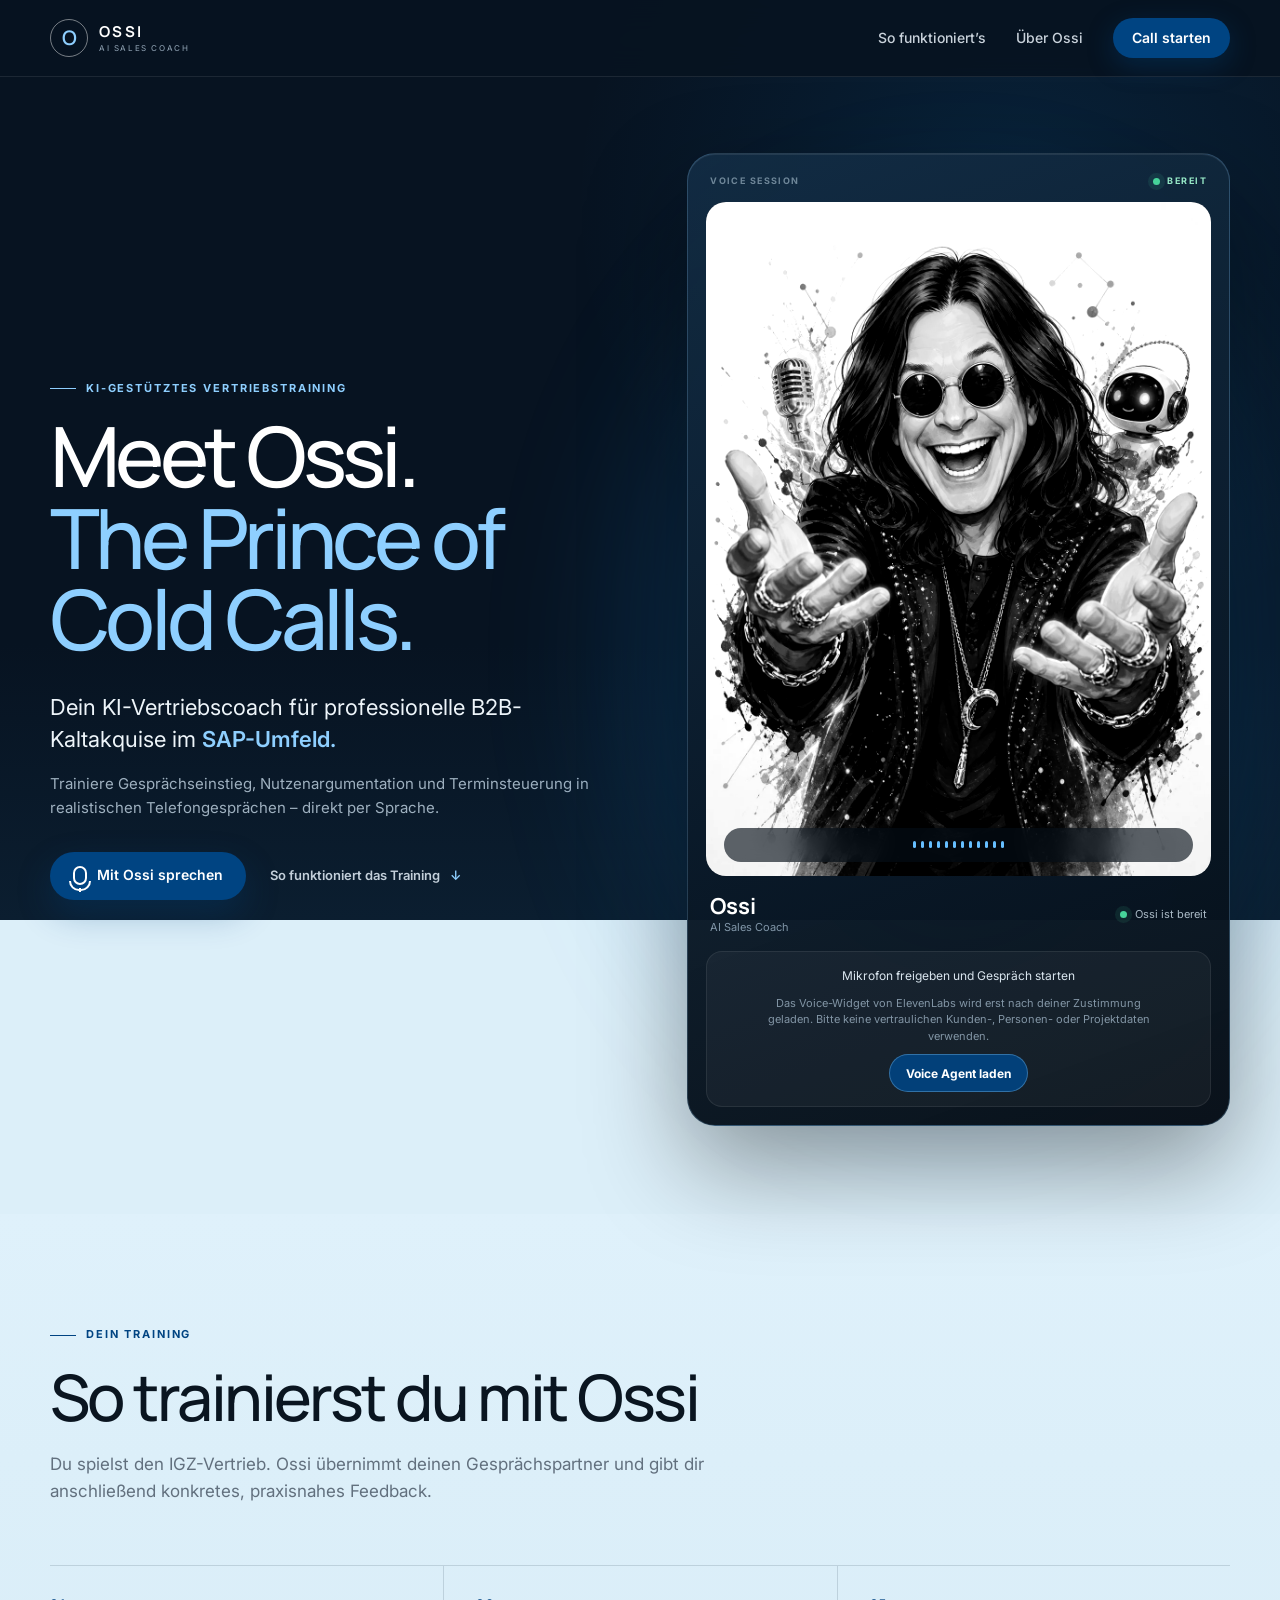
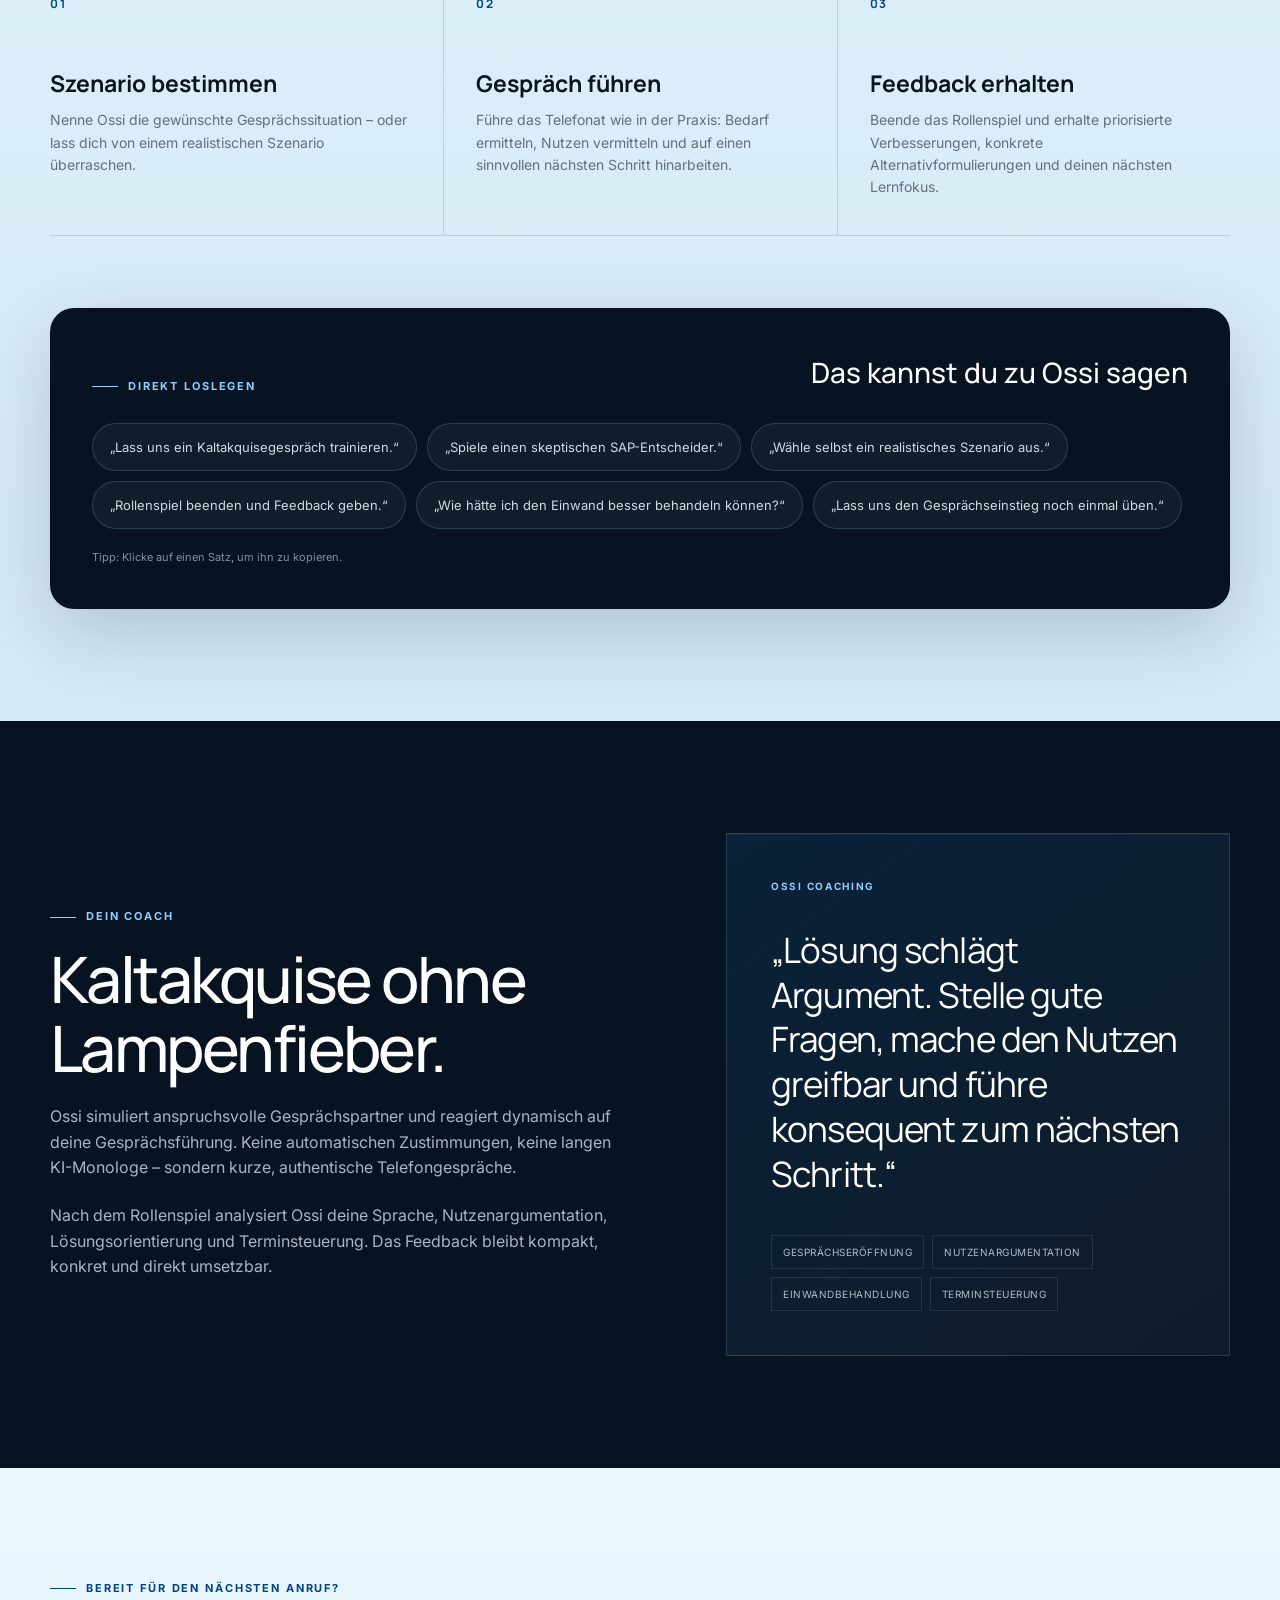
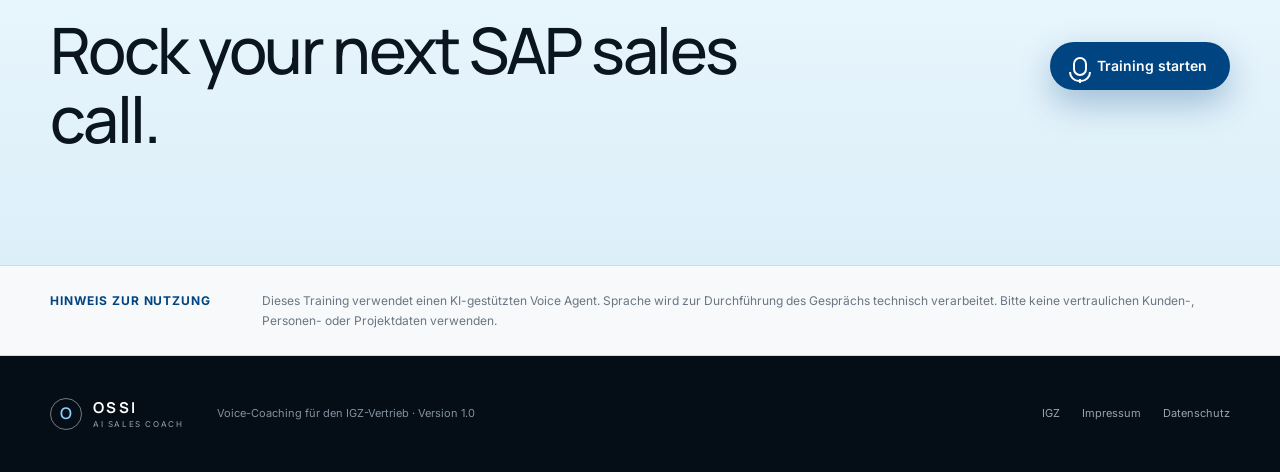
<file: index.html>
<!doctype html>
<html lang="de">
<head>
  <meta charset="UTF-8" />
  <meta name="viewport" content="width=device-width, initial-scale=1.0" />
  <meta name="description" content="Ossi ist ein KI-gestützter Vertriebscoach für realistische B2B-Kaltakquise im SAP-Umfeld." />
  <meta name="theme-color" content="#071321" />
  <meta name="robots" content="noindex, nofollow" />
  <meta property="og:title" content="Ossi – AI Sales Coach" />
  <meta property="og:description" content="Trainiere professionelle B2B-Kaltakquise im SAP-Umfeld – direkt per Sprache." />
  <title>Ossi – AI Sales Coach</title>
  <link rel="preconnect" href="https://fonts.googleapis.com" />
  <link rel="preconnect" href="https://fonts.gstatic.com" crossorigin />
  <link href="https://fonts.googleapis.com/css2?family=Inter:wght@400;500;600;700&family=Manrope:wght@400;500;600;700&display=swap" rel="stylesheet" />
  <link rel="icon" href="/favicon.svg" type="image/svg+xml" />
  <link rel="stylesheet" href="/styles.css" />
</head>
<body>
  <a class="skip-link" href="#main">Zum Inhalt springen</a>

  <header class="site-header" id="top">
    <div class="shell nav-wrap">
      <a class="brand" href="#top" aria-label="Ossi Startseite">
        <span class="brand-mark" aria-hidden="true">O</span>
        <span class="brand-copy"><strong>OSSI</strong><small>AI SALES COACH</small></span>
      </a>
      <nav class="nav" aria-label="Hauptnavigation">
        <a href="#how">So funktioniert’s</a>
        <a href="#about">Über Ossi</a>
        <a class="button button-small" href="#voice-agent">Call starten</a>
      </nav>
    </div>
  </header>

  <main id="main">
    <section class="hero shell" aria-labelledby="hero-title">
      <div class="hero-copy reveal">
        <p class="eyebrow"><span></span> KI-gestütztes Vertriebstraining</p>
        <h1 id="hero-title">Meet Ossi.<br /><em>The Prince of<br />Cold Calls.</em></h1>
        <p class="hero-intro">Dein KI-Vertriebscoach für professionelle B2B-Kaltakquise im <strong>SAP-Umfeld.</strong></p>
        <p class="hero-detail">Trainiere Gesprächseinstieg, Nutzenargumentation und Terminsteuerung in realistischen Telefongesprächen – direkt per Sprache.</p>
        <div class="hero-actions">
          <a class="button button-primary" href="#voice-agent"><span class="mic-icon" aria-hidden="true"></span> Mit Ossi sprechen</a>
          <a class="text-link" href="#how">So funktioniert das Training <span aria-hidden="true">↓</span></a>
        </div>
      </div>

      <div class="agent-stage reveal delay-1" id="voice-agent">
        <div class="stage-glow" aria-hidden="true"></div>
        <div class="agent-card">
          <div class="agent-topline">
            <span>VOICE SESSION</span>
            <span class="live-status"><i></i> BEREIT</span>
          </div>

          <div class="portrait-wrap" aria-label="Portrait von Ossi, dem AI Sales Coach">
            <picture>
              <source srcset="/assets/ozzy-surreal.webp" type="image/webp" />
              <img class="ozzy-photo" src="/assets/ozzy-surreal.png" width="1086" height="1448" alt="Surreale Karikatur von Ossi, dem AI Sales Coach mit dunkler Brille" decoding="async" fetchpriority="high" />
            </picture>
            <div class="sound-bars" aria-hidden="true"><i></i><i></i><i></i><i></i><i></i><i></i><i></i><i></i><i></i><i></i><i></i><i></i></div>
          </div>

          <div class="agent-identity">
            <div><strong>Ossi</strong><span>AI Sales Coach</span></div>
            <span class="availability"><i></i> Ossi ist bereit</span>
          </div>

          <div class="widget-shell">
            <div class="voice-consent" data-voice-consent>
              <p>Mikrofon freigeben und Gespräch starten</p>
              <small>Das Voice-Widget von ElevenLabs wird erst nach deiner Zustimmung geladen. Bitte keine vertraulichen Kunden-, Personen- oder Projektdaten verwenden.</small>
              <button class="voice-consent-button" type="button" data-enable-voice>Voice Agent laden</button>
            </div>
            <div class="voice-widget-target" data-widget-target aria-live="polite"></div>
          </div>
        </div>
      </div>
    </section>

    <section class="how section" id="how" aria-labelledby="how-title">
      <div class="shell">
        <div class="section-heading reveal">
          <p class="eyebrow"><span></span> Dein Training</p>
          <h2 id="how-title">So trainierst du mit Ossi</h2>
          <p>Du spielst den IGZ-Vertrieb. Ossi übernimmt deinen Gesprächspartner und gibt dir anschließend konkretes, praxisnahes Feedback.</p>
        </div>

        <div class="steps">
          <article class="step reveal">
            <span class="step-number">01</span>
            <h3>Szenario bestimmen</h3>
            <p>Nenne Ossi die gewünschte Gesprächssituation – oder lass dich von einem realistischen Szenario überraschen.</p>
          </article>
          <article class="step reveal delay-1">
            <span class="step-number">02</span>
            <h3>Gespräch führen</h3>
            <p>Führe das Telefonat wie in der Praxis: Bedarf ermitteln, Nutzen vermitteln und auf einen sinnvollen nächsten Schritt hinarbeiten.</p>
          </article>
          <article class="step reveal delay-2">
            <span class="step-number">03</span>
            <h3>Feedback erhalten</h3>
            <p>Beende das Rollenspiel und erhalte priorisierte Verbesserungen, konkrete Alternativformulierungen und deinen nächsten Lernfokus.</p>
          </article>
        </div>

        <div class="prompt-panel reveal">
          <div class="prompt-heading">
            <p class="eyebrow"><span></span> Direkt loslegen</p>
            <h3>Das kannst du zu Ossi sagen</h3>
          </div>
          <div class="prompt-list" role="list">
            <button class="prompt-chip" type="button" data-copy="Lass uns ein Kaltakquisegespräch trainieren.">„Lass uns ein Kaltakquisegespräch trainieren.“</button>
            <button class="prompt-chip" type="button" data-copy="Spiele einen skeptischen SAP-Entscheider.">„Spiele einen skeptischen SAP-Entscheider.“</button>
            <button class="prompt-chip" type="button" data-copy="Wähle selbst ein realistisches Szenario aus.">„Wähle selbst ein realistisches Szenario aus.“</button>
            <button class="prompt-chip" type="button" data-copy="Rollenspiel beenden und Feedback geben.">„Rollenspiel beenden und Feedback geben.“</button>
            <button class="prompt-chip" type="button" data-copy="Wie hätte ich den Einwand besser behandeln können?">„Wie hätte ich den Einwand besser behandeln können?“</button>
            <button class="prompt-chip" type="button" data-copy="Lass uns den Gesprächseinstieg noch einmal üben.">„Lass uns den Gesprächseinstieg noch einmal üben.“</button>
          </div>
          <p class="copy-hint" aria-live="polite">Tipp: Klicke auf einen Satz, um ihn zu kopieren.</p>
        </div>
      </div>
    </section>

    <section class="about section" id="about" aria-labelledby="about-title">
      <div class="shell about-grid">
        <div class="about-copy reveal">
          <p class="eyebrow light"><span></span> Dein Coach</p>
          <h2 id="about-title">Kaltakquise ohne Lampenfieber.</h2>
          <p>Ossi simuliert anspruchsvolle Gesprächspartner und reagiert dynamisch auf deine Gesprächsführung. Keine automatischen Zustimmungen, keine langen KI-Monologe – sondern kurze, authentische Telefongespräche.</p>
          <p>Nach dem Rollenspiel analysiert Ossi deine Sprache, Nutzenargumentation, Lösungsorientierung und Terminsteuerung. Das Feedback bleibt kompakt, konkret und direkt umsetzbar.</p>
        </div>
        <div class="coach-card reveal delay-1">
          <p class="card-label">OSSI COACHING</p>
          <blockquote>„Lösung schlägt Argument. Stelle gute Fragen, mache den Nutzen greifbar und führe konsequent zum nächsten Schritt.“</blockquote>
          <div class="coach-points">
            <span>Gesprächseröffnung</span><span>Nutzenargumentation</span><span>Einwandbehandlung</span><span>Terminsteuerung</span>
          </div>
        </div>
      </div>
    </section>

    <section class="final-cta section">
      <div class="shell final-inner reveal">
        <div>
          <p class="eyebrow"><span></span> Bereit für den nächsten Anruf?</p>
          <h2>Rock your next SAP sales call.</h2>
        </div>
        <a class="button button-primary" href="#voice-agent"><span class="mic-icon" aria-hidden="true"></span> Training starten</a>
      </div>
    </section>

    <section class="privacy-note" aria-label="Hinweis zur Sprachverarbeitung">
      <div class="shell privacy-inner">
        <strong>Hinweis zur Nutzung</strong>
        <p>Dieses Training verwendet einen KI-gestützten Voice Agent. Sprache wird zur Durchführung des Gesprächs technisch verarbeitet. Bitte keine vertraulichen Kunden-, Personen- oder Projektdaten verwenden.</p>
      </div>
    </section>
  </main>

  <footer class="site-footer">
    <div class="shell footer-inner">
      <div class="brand footer-brand"><span class="brand-mark" aria-hidden="true">O</span><span class="brand-copy"><strong>OSSI</strong><small>AI SALES COACH</small></span></div>
      <p>Voice-Coaching für den IGZ-Vertrieb · Version 1.0</p>
      <nav aria-label="Rechtliche Links">
        <a href="https://www.igz.com" target="_blank" rel="noreferrer">IGZ</a>
        <a href="https://www.igz.com/impressum/" target="_blank" rel="noreferrer">Impressum</a>
        <a href="https://www.igz.com/datenschutz/" target="_blank" rel="noreferrer">Datenschutz</a>
      </nav>
    </div>
  </footer>

  <script src="/script.js"></script>
</body>
</html>
</file>
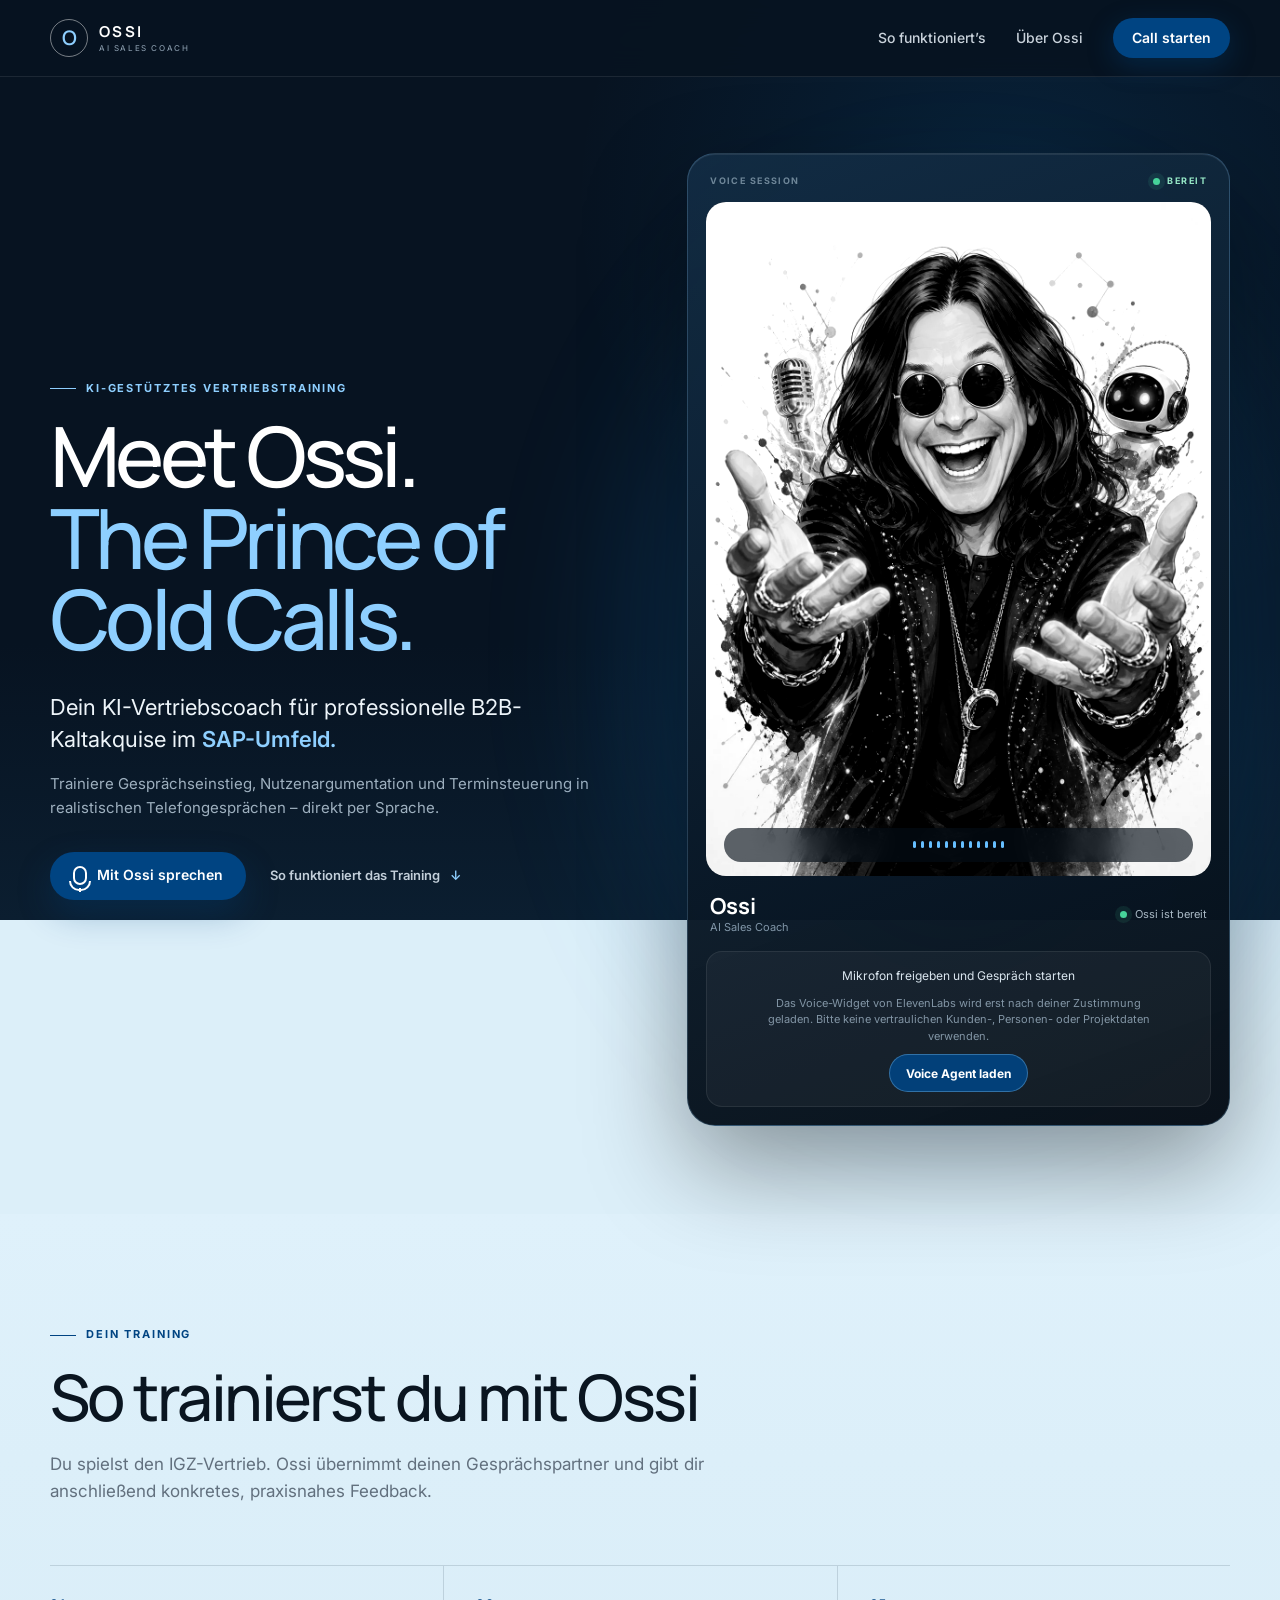
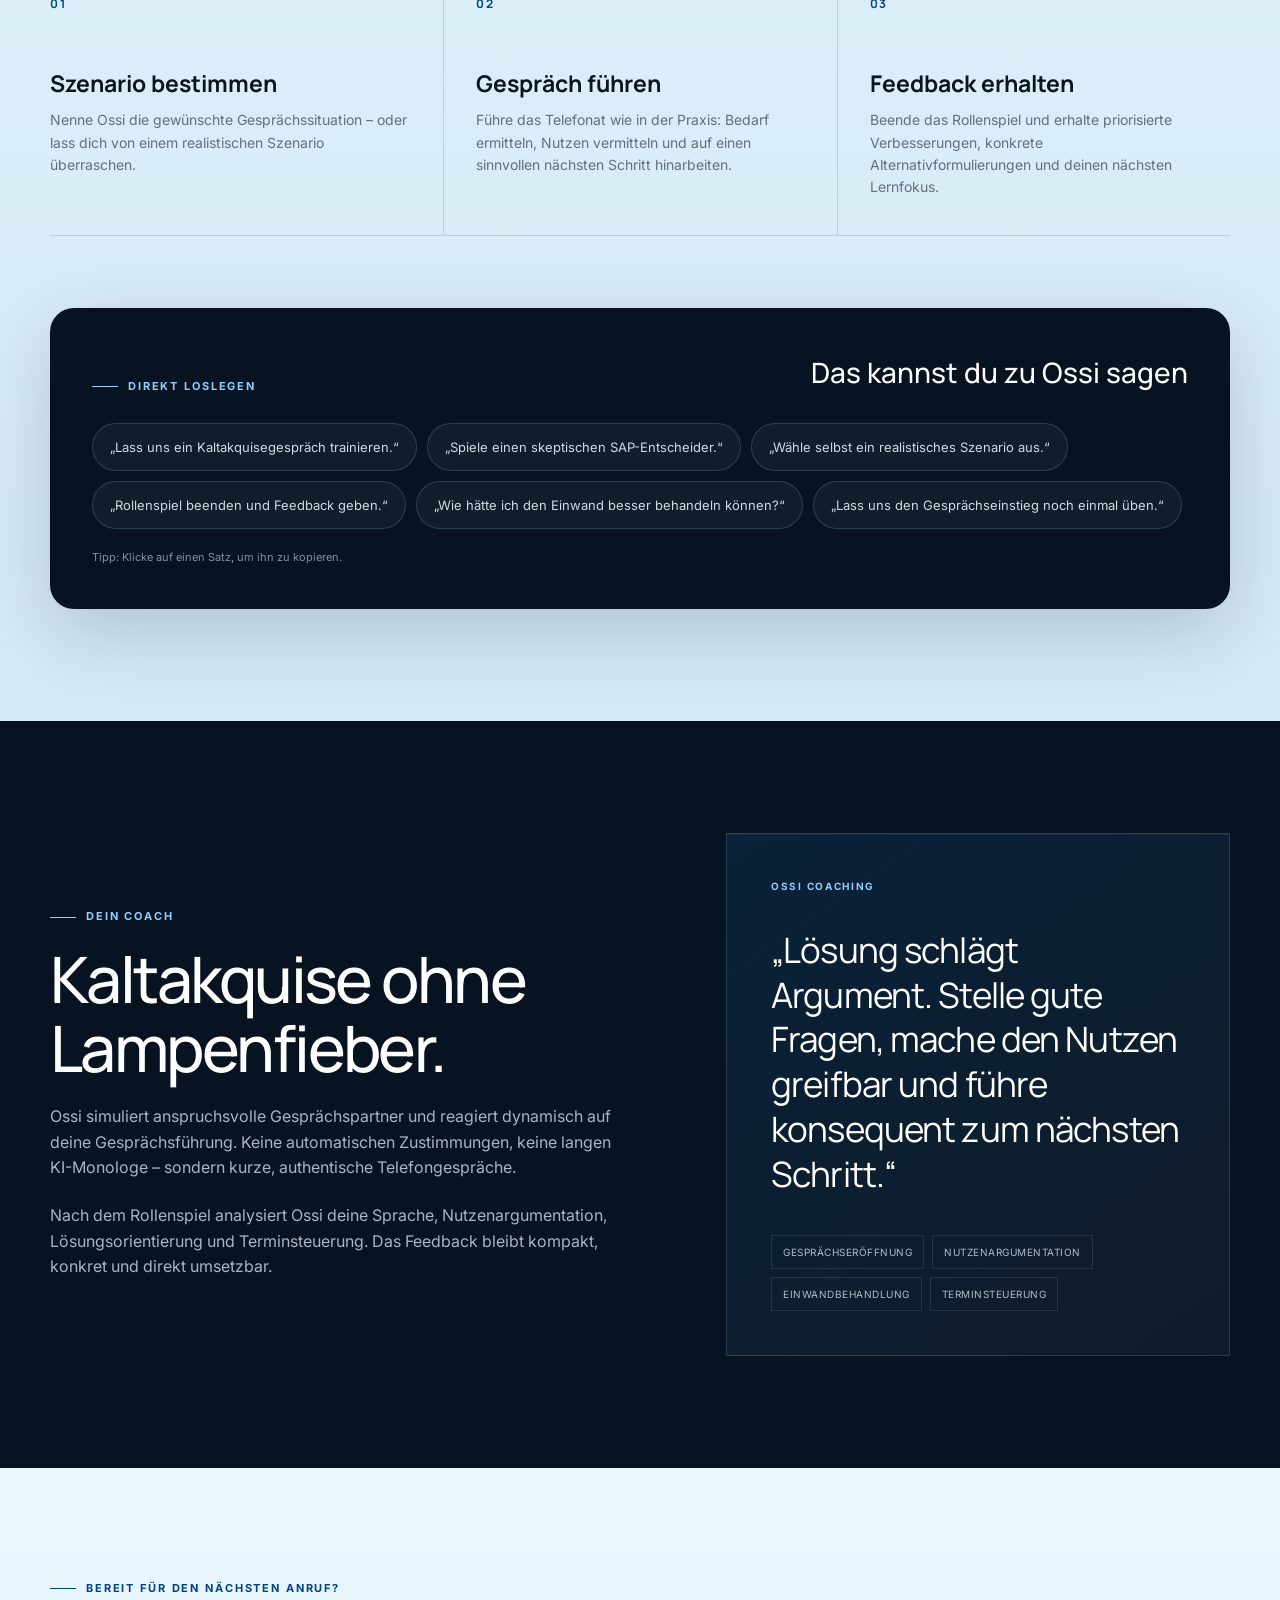
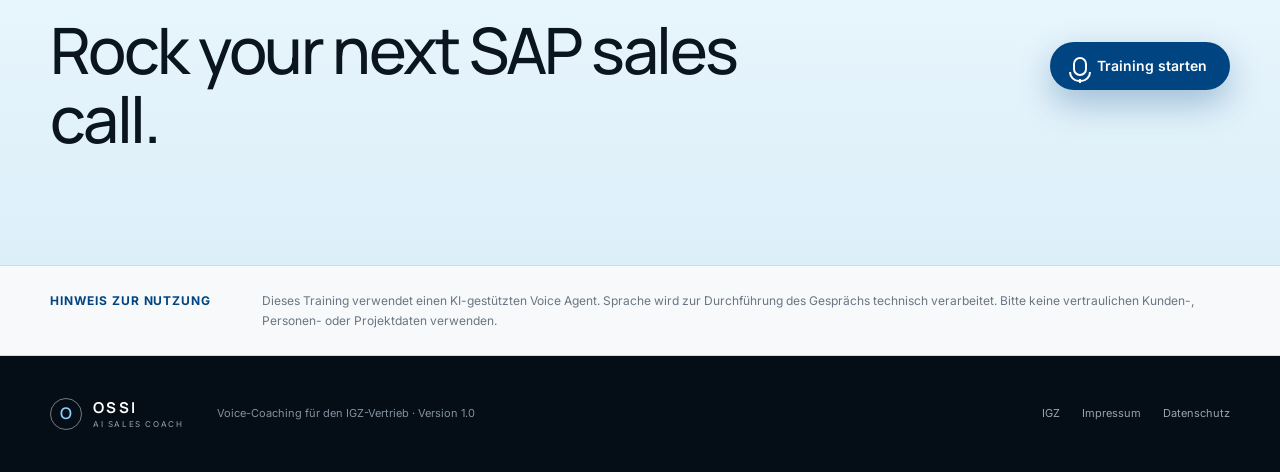
<file: v2.html>
<!doctype html>
<html lang="de">
<head>
  <meta charset="UTF-8" />
  <meta name="viewport" content="width=device-width, initial-scale=1.0" />
  <meta name="description" content="Ossi ist ein KI-gestützter Vertriebscoach für realistische B2B-Kaltakquise im SAP-Umfeld – als surreale Karikatur-Version." />
  <meta name="theme-color" content="#071321" />
  <meta name="robots" content="noindex, nofollow" />
  <meta property="og:title" content="Ossi – AI Sales Coach · Version 2" />
  <meta property="og:description" content="Trainiere professionelle B2B-Kaltakquise im SAP-Umfeld – direkt per Sprache." />
  <title>Ossi – AI Sales Coach · Version 2</title>
  <link rel="preconnect" href="https://fonts.googleapis.com" />
  <link rel="preconnect" href="https://fonts.gstatic.com" crossorigin />
  <link href="https://fonts.googleapis.com/css2?family=Inter:wght@400;500;600;700&family=Manrope:wght@400;500;600;700&display=swap" rel="stylesheet" />
  <link rel="icon" href="/favicon.svg" type="image/svg+xml" />
  <link rel="stylesheet" href="/styles.css" />
</head>
<body>
  <a class="skip-link" href="#main">Zum Inhalt springen</a>

  <header class="site-header" id="top">
    <div class="shell nav-wrap">
      <a class="brand" href="#top" aria-label="Ossi Startseite">
        <span class="brand-mark" aria-hidden="true">O</span>
        <span class="brand-copy"><strong>OSSI</strong><small>AI SALES COACH</small></span>
      </a>
      <nav class="nav" aria-label="Hauptnavigation">
        <a href="#how">So funktioniert’s</a>
        <a href="#about">Über Ossi</a>
        <a class="button button-small" href="#voice-agent">Call starten</a>
      </nav>
    </div>
  </header>

  <main id="main">
    <section class="hero shell" aria-labelledby="hero-title">
      <div class="hero-copy reveal">
        <p class="eyebrow"><span></span> KI-gestütztes Vertriebstraining</p>
        <h1 id="hero-title">Meet Ossi.<br /><em>The Prince of<br />Cold Calls.</em></h1>
        <p class="hero-intro">Dein KI-Vertriebscoach für professionelle B2B-Kaltakquise im <strong>SAP-Umfeld.</strong></p>
        <p class="hero-detail">Trainiere Gesprächseinstieg, Nutzenargumentation und Terminsteuerung in realistischen Telefongesprächen – direkt per Sprache.</p>
        <div class="hero-actions">
          <a class="button button-primary" href="#voice-agent"><span class="mic-icon" aria-hidden="true"></span> Mit Ossi sprechen</a>
          <a class="text-link" href="#how">So funktioniert das Training <span aria-hidden="true">↓</span></a>
        </div>
      </div>

      <div class="agent-stage reveal delay-1" id="voice-agent">
        <div class="stage-glow" aria-hidden="true"></div>
        <div class="agent-card">
          <div class="agent-topline">
            <span>VOICE SESSION</span>
            <span class="live-status"><i></i> BEREIT</span>
          </div>

          <div class="portrait-wrap" aria-label="Portrait von Ossi, dem AI Sales Coach">
            <picture>
              <source srcset="/assets/ozzy-surreal.webp" type="image/webp" />
              <img class="ozzy-photo" src="/assets/ozzy-surreal.png" width="1086" height="1448" alt="Surreale Karikatur von Ossi, dem AI Sales Coach mit dunkler Brille" decoding="async" fetchpriority="high" />
            </picture>
            <div class="sound-bars" aria-hidden="true"><i></i><i></i><i></i><i></i><i></i><i></i><i></i><i></i><i></i><i></i><i></i><i></i></div>
          </div>

          <div class="agent-identity">
            <div><strong>Ossi</strong><span>AI Sales Coach</span></div>
            <span class="availability"><i></i> Ossi ist bereit</span>
          </div>

          <div class="widget-shell">
            <div class="voice-consent" data-voice-consent>
              <p>Mikrofon freigeben und Gespräch starten</p>
              <small>Das Voice-Widget von ElevenLabs wird erst nach deiner Zustimmung geladen. Bitte keine vertraulichen Kunden-, Personen- oder Projektdaten verwenden.</small>
              <button class="voice-consent-button" type="button" data-enable-voice>Voice Agent laden</button>
            </div>
            <div class="voice-widget-target" data-widget-target aria-live="polite"></div>
          </div>
        </div>
      </div>
    </section>

    <section class="how section" id="how" aria-labelledby="how-title">
      <div class="shell">
        <div class="section-heading reveal">
          <p class="eyebrow"><span></span> Dein Training</p>
          <h2 id="how-title">So trainierst du mit Ossi</h2>
          <p>Du spielst den IGZ-Vertrieb. Ossi übernimmt deinen Gesprächspartner und gibt dir anschließend konkretes, praxisnahes Feedback.</p>
        </div>

        <div class="steps">
          <article class="step reveal">
            <span class="step-number">01</span>
            <h3>Szenario bestimmen</h3>
            <p>Nenne Ossi die gewünschte Gesprächssituation – oder lass dich von einem realistischen Szenario überraschen.</p>
          </article>
          <article class="step reveal delay-1">
            <span class="step-number">02</span>
            <h3>Gespräch führen</h3>
            <p>Führe das Telefonat wie in der Praxis: Bedarf ermitteln, Nutzen vermitteln und auf einen sinnvollen nächsten Schritt hinarbeiten.</p>
          </article>
          <article class="step reveal delay-2">
            <span class="step-number">03</span>
            <h3>Feedback erhalten</h3>
            <p>Beende das Rollenspiel und erhalte priorisierte Verbesserungen, konkrete Alternativformulierungen und deinen nächsten Lernfokus.</p>
          </article>
        </div>

        <div class="prompt-panel reveal">
          <div class="prompt-heading">
            <p class="eyebrow"><span></span> Direkt loslegen</p>
            <h3>Das kannst du zu Ossi sagen</h3>
          </div>
          <div class="prompt-list" role="list">
            <button class="prompt-chip" type="button" data-copy="Lass uns ein Kaltakquisegespräch trainieren.">„Lass uns ein Kaltakquisegespräch trainieren.“</button>
            <button class="prompt-chip" type="button" data-copy="Spiele einen skeptischen SAP-Entscheider.">„Spiele einen skeptischen SAP-Entscheider.“</button>
            <button class="prompt-chip" type="button" data-copy="Wähle selbst ein realistisches Szenario aus.">„Wähle selbst ein realistisches Szenario aus.“</button>
            <button class="prompt-chip" type="button" data-copy="Rollenspiel beenden und Feedback geben.">„Rollenspiel beenden und Feedback geben.“</button>
            <button class="prompt-chip" type="button" data-copy="Wie hätte ich den Einwand besser behandeln können?">„Wie hätte ich den Einwand besser behandeln können?“</button>
            <button class="prompt-chip" type="button" data-copy="Lass uns den Gesprächseinstieg noch einmal üben.">„Lass uns den Gesprächseinstieg noch einmal üben.“</button>
          </div>
          <p class="copy-hint" aria-live="polite">Tipp: Klicke auf einen Satz, um ihn zu kopieren.</p>
        </div>
      </div>
    </section>

    <section class="about section" id="about" aria-labelledby="about-title">
      <div class="shell about-grid">
        <div class="about-copy reveal">
          <p class="eyebrow light"><span></span> Dein Coach</p>
          <h2 id="about-title">Kaltakquise ohne Lampenfieber.</h2>
          <p>Ossi simuliert anspruchsvolle Gesprächspartner und reagiert dynamisch auf deine Gesprächsführung. Keine automatischen Zustimmungen, keine langen KI-Monologe – sondern kurze, authentische Telefongespräche.</p>
          <p>Nach dem Rollenspiel analysiert Ossi deine Sprache, Nutzenargumentation, Lösungsorientierung und Terminsteuerung. Das Feedback bleibt kompakt, konkret und direkt umsetzbar.</p>
        </div>
        <div class="coach-card reveal delay-1">
          <p class="card-label">OSSI COACHING</p>
          <blockquote>„Lösung schlägt Argument. Stelle gute Fragen, mache den Nutzen greifbar und führe konsequent zum nächsten Schritt.“</blockquote>
          <div class="coach-points">
            <span>Gesprächseröffnung</span><span>Nutzenargumentation</span><span>Einwandbehandlung</span><span>Terminsteuerung</span>
          </div>
        </div>
      </div>
    </section>

    <section class="final-cta section">
      <div class="shell final-inner reveal">
        <div>
          <p class="eyebrow"><span></span> Bereit für den nächsten Anruf?</p>
          <h2>Rock your next SAP sales call.</h2>
        </div>
        <a class="button button-primary" href="#voice-agent"><span class="mic-icon" aria-hidden="true"></span> Training starten</a>
      </div>
    </section>

    <section class="privacy-note" aria-label="Hinweis zur Sprachverarbeitung">
      <div class="shell privacy-inner">
        <strong>Hinweis zur Nutzung</strong>
        <p>Dieses Training verwendet einen KI-gestützten Voice Agent. Sprache wird zur Durchführung des Gesprächs technisch verarbeitet. Bitte keine vertraulichen Kunden-, Personen- oder Projektdaten verwenden.</p>
      </div>
    </section>
  </main>

  <footer class="site-footer">
    <div class="shell footer-inner">
      <div class="brand footer-brand"><span class="brand-mark" aria-hidden="true">O</span><span class="brand-copy"><strong>OSSI</strong><small>AI SALES COACH</small></span></div>
      <p>Voice-Coaching für den IGZ-Vertrieb · Version 1.0</p>
      <nav aria-label="Rechtliche Links">
        <a href="https://www.igz.com" target="_blank" rel="noreferrer">IGZ</a>
        <a href="https://www.igz.com/impressum/" target="_blank" rel="noreferrer">Impressum</a>
        <a href="https://www.igz.com/datenschutz/" target="_blank" rel="noreferrer">Datenschutz</a>
      </nav>
    </div>
  </footer>

  <script src="/script.js"></script>
</body>
</html>
</file>
<file: styles.css>
:root {
  --blue: #004482;
  --blue-logo: #004088;
  --blue-bright: #168ce3;
  --blue-soft: #8ecfff;
  --navy: #071321;
  --navy-2: #0a1b2c;
  --ink: #0a1520;
  --white: #ffffff;
  --paper: #dceff9;
  --muted: #62707e;
  --line: rgba(8, 30, 49, 0.14);
  --success: #46d39a;
  --shell: 1180px;
  --radius: 20px;
  --shadow: 0 24px 80px rgba(2, 17, 31, 0.18);
}

* { box-sizing: border-box; }
html { scroll-behavior: smooth; overflow-x: hidden; }
body {
  margin: 0;
  overflow-x: clip;
  color: var(--ink);
  background: var(--paper);
  font-family: Inter, system-ui, -apple-system, BlinkMacSystemFont, "Segoe UI", sans-serif;
  line-height: 1.6;
  -webkit-font-smoothing: antialiased;
}
button, a { -webkit-tap-highlight-color: transparent; }
a { color: inherit; }
button { font: inherit; }
.shell { width: min(calc(100% - 48px), var(--shell)); margin-inline: auto; }
.section { padding: 112px 0; }
.skip-link { position: fixed; left: 16px; top: -80px; z-index: 100; padding: 12px 18px; color: white; background: var(--blue); border-radius: 8px; }
.skip-link:focus { top: 16px; }

.site-header {
  position: sticky;
  top: 0;
  z-index: 20;
  border-bottom: 1px solid rgba(255,255,255,.09);
  background: rgba(7, 19, 33, .9);
  backdrop-filter: blur(16px);
}
.nav-wrap { height: 76px; display: flex; align-items: center; justify-content: space-between; }
.brand { display: inline-flex; align-items: center; gap: 11px; color: var(--white); text-decoration: none; }
.brand-mark { display: grid; place-items: center; width: 38px; height: 38px; border: 1px solid rgba(255,255,255,.45); border-radius: 50%; color: var(--blue-soft); font-family: Manrope, sans-serif; font-size: 20px; font-weight: 600; }
.brand-copy { display: grid; line-height: 1; gap: 5px; }
.brand-copy strong { font-family: Manrope, sans-serif; letter-spacing: .16em; font-size: 15px; }
.brand-copy small { color: #94a7b8; font-size: 8px; letter-spacing: .2em; }
.nav { display: flex; align-items: center; gap: 30px; color: #c9d2db; }
.nav > a:not(.button) { font-size: 14px; font-weight: 500; text-decoration: none; transition: color .2s ease; }
.nav > a:not(.button):hover { color: white; }

.button { min-height: 48px; padding: 0 22px; border: 1px solid transparent; border-radius: 999px; display: inline-flex; align-items: center; justify-content: center; gap: 10px; font-size: 14px; font-weight: 600; text-decoration: none; transition: transform .2s ease, box-shadow .2s ease, background .2s ease; }
.button:hover { transform: translateY(-2px); }
.button:focus-visible, .text-link:focus-visible, .nav a:focus-visible, .prompt-chip:focus-visible { outline: 3px solid var(--blue-soft); outline-offset: 3px; }
.button-small { min-height: 40px; padding-inline: 18px; color: white; background: var(--blue); box-shadow: 0 8px 26px rgba(0,68,130,.35); }
.button-primary { color: white; background: var(--blue); box-shadow: 0 14px 34px rgba(0,68,130,.3); }
.button-primary:hover { background: #07599f; box-shadow: 0 18px 42px rgba(0,68,130,.36); }
.mic-icon { position: relative; width: 14px; height: 19px; border: 2px solid currentColor; border-radius: 8px; }
.mic-icon::before { content: ""; position: absolute; left: 50%; top: 13px; width: 18px; height: 8px; border: 2px solid currentColor; border-top: 0; border-radius: 0 0 10px 10px; transform: translateX(-50%); }
.mic-icon::after { content: ""; position: absolute; left: 50%; top: 20px; width: 2px; height: 4px; background: currentColor; transform: translateX(-50%); }

.hero {
  min-height: calc(100vh - 76px);
  display: grid;
  grid-template-columns: 1.02fr .98fr;
  gap: 72px;
  align-items: center;
  padding-block: 76px 88px;
}
body::before { content: ""; position: absolute; z-index: -1; inset: 0 0 auto; height: 920px; background: radial-gradient(circle at 80% 22%, rgba(22,140,227,.13), transparent 36%), linear-gradient(180deg, var(--navy) 0 70%, #0b1e30 100%); }
.hero-copy { color: white; }
.eyebrow { margin: 0 0 18px; display: flex; align-items: center; gap: 10px; color: var(--blue); font-size: 11px; font-weight: 700; letter-spacing: .17em; text-transform: uppercase; }
.hero .eyebrow { color: var(--blue-soft); }
.eyebrow span { width: 26px; height: 1px; background: currentColor; }
h1, h2, h3, blockquote { font-family: Manrope, Inter, sans-serif; }
h1 { margin: 0; max-width: 730px; font-size: clamp(50px, 6.5vw, 88px); line-height: .98; letter-spacing: -.055em; font-weight: 500; text-wrap: balance; }
h1 em { color: var(--blue-soft); font-style: normal; }
.hero-intro { max-width: 600px; margin: 32px 0 0; color: #eef5fa; font-size: clamp(18px, 2vw, 22px); line-height: 1.45; }
.hero-intro strong { color: var(--blue-soft); font-weight: 600; }
.hero-detail { max-width: 580px; margin: 16px 0 0; color: #9eb0bf; font-size: 15px; }
.hero-actions { margin-top: 32px; display: flex; align-items: center; gap: 24px; flex-wrap: wrap; }
.text-link { color: #c3cfda; font-size: 13px; font-weight: 600; text-decoration: none; }
.text-link span { margin-left: 7px; color: var(--blue-soft); }

.agent-stage { position: relative; scroll-margin-top: 100px; }
.stage-glow { position: absolute; inset: 8% -10% 4%; border-radius: 50%; background: rgba(22,140,227,.2); filter: blur(70px); }
.agent-card { position: relative; overflow: hidden; padding: 18px; border: 1px solid rgba(142,207,255,.23); border-radius: 28px; background: linear-gradient(160deg, rgba(18,44,68,.96), rgba(5,13,22,.98)); box-shadow: 0 40px 100px rgba(0,0,0,.38), inset 0 1px 0 rgba(255,255,255,.08); }
.agent-topline { display: flex; justify-content: space-between; margin: 2px 4px 14px; color: #6f8799; font-size: 9px; font-weight: 700; letter-spacing: .16em; }
.live-status { display: flex; align-items: center; gap: 7px; color: #97e9c7; }
.live-status i, .availability i { width: 7px; height: 7px; border-radius: 50%; background: var(--success); box-shadow: 0 0 0 5px rgba(70,211,154,.1); }
.portrait-wrap { position: relative; overflow: hidden; border-radius: 20px; aspect-ratio: 3 / 4; background: #06111d; }
.portrait-wrap picture { display: block; width: 100%; height: 100%; }
.ozzy-photo { display: block; width: 100%; height: 100%; object-fit: cover; object-position: 50% 34%; filter: grayscale(1) contrast(1.08); }
.sound-bars { position: absolute; left: 18px; right: 18px; bottom: 14px; height: 34px; display: flex; align-items: center; justify-content: center; gap: 5px; padding-inline: 14px; border-radius: 999px; background: rgba(4,14,23,.64); backdrop-filter: blur(10px); }
.sound-bars i { width: 3px; height: 7px; border-radius: 2px; background: #66bfff; animation: sound 1.35s ease-in-out infinite; }
.sound-bars i:nth-child(2n) { animation-delay: -.7s; }
.sound-bars i:nth-child(3n) { animation-delay: -.35s; }
.sound-bars i:nth-child(4n) { animation-delay: -.9s; }
@keyframes sound { 0%,100% { height: 6px; opacity: .45; } 50% { height: 23px; opacity: 1; } }
.agent-identity { display: flex; align-items: center; justify-content: space-between; padding: 17px 4px 14px; color: white; }
.agent-identity > div { display: grid; }
.agent-identity strong { font-family: Manrope, sans-serif; font-size: 22px; line-height: 1.2; }
.agent-identity span { color: #8196a8; font-size: 11px; }
.availability { display: flex; align-items: center; gap: 8px; color: #a9b9c5 !important; }
.widget-shell { position: relative; min-height: 154px; padding: 14px 16px; border: 1px solid rgba(255,255,255,.08); border-radius: 16px; background: rgba(255,255,255,.045); }
.widget-shell p { margin: 0; color: #d9e5ee; font-size: 12px; text-align: center; }
.voice-consent { display: grid; justify-items: center; gap: 10px; }
.voice-consent[hidden] { display: none; }
.voice-consent small { max-width: 400px; color: #8295a5; font-size: 11px; line-height: 1.5; text-align: center; }
.voice-consent-button { min-height: 38px; padding: 0 16px; border: 1px solid rgba(142,207,255,.34); border-radius: 999px; color: white; background: rgba(0,68,130,.9); cursor: pointer; font-size: 12px; font-weight: 700; transition: background .2s ease, border-color .2s ease, transform .2s ease; }
.voice-consent-button:hover { border-color: rgba(142,207,255,.72); background: #07599f; transform: translateY(-1px); }
.voice-consent-button:focus-visible { outline: 3px solid var(--blue-soft); outline-offset: 3px; }
.voice-consent-button[disabled] { cursor: wait; opacity: .72; transform: none; }
.voice-widget-target { min-height: 86px; display: grid; place-items: center; gap: 12px; color: #9fb0be; font-size: 12px; text-align: center; }
.voice-widget-target:empty { min-height: 0; }
.voice-ready { width: min(100%, 420px); display: grid; gap: 4px; padding: 12px 14px; border: 1px solid rgba(70,211,154,.22); border-radius: 12px; background: rgba(70,211,154,.08); }
.voice-ready strong { color: #c9f5df; font-size: 12px; line-height: 1.25; }
.voice-ready span { color: #94a9b9; font-size: 11px; line-height: 1.45; }
elevenlabs-convai { display: block; min-height: 76px; }

.how { background: linear-gradient(180deg, #dff1fb 0%, var(--paper) 22%, #d5eaf6 100%); }
.section-heading { max-width: 760px; margin-bottom: 60px; }
h2 { margin: 0; font-size: clamp(38px, 5vw, 64px); line-height: 1.08; letter-spacing: -.04em; font-weight: 500; }
.section-heading > p:last-child { max-width: 670px; margin: 20px 0 0; color: var(--muted); font-size: 17px; }
.steps { display: grid; grid-template-columns: repeat(3, 1fr); border-top: 1px solid var(--line); }
.step { position: relative; min-height: 270px; padding: 28px 32px 26px 0; border-bottom: 1px solid var(--line); }
.step + .step { padding-left: 32px; border-left: 1px solid var(--line); }
.step-number { display: block; margin-bottom: 56px; color: var(--blue); font-family: Manrope, sans-serif; font-size: 12px; font-weight: 700; letter-spacing: .13em; }
.step h3 { margin: 0 0 12px; font-size: 23px; line-height: 1.2; }
.step p { margin: 0; color: var(--muted); font-size: 14px; }
.prompt-panel { margin-top: 72px; padding: 42px; border-radius: 24px; color: white; background: var(--navy); box-shadow: var(--shadow); }
.prompt-panel .eyebrow { color: var(--blue-soft); }
.prompt-heading { display: flex; justify-content: space-between; align-items: end; gap: 24px; margin-bottom: 28px; }
.prompt-heading .eyebrow { margin: 0; }
.prompt-heading h3 { margin: 0; font-size: 28px; font-weight: 500; }
.prompt-list { display: flex; flex-wrap: wrap; gap: 10px; }
.prompt-chip { min-height: 48px; padding: 12px 17px; border: 1px solid rgba(142,207,255,.2); border-radius: 999px; color: #cfdae4; background: rgba(255,255,255,.045); cursor: pointer; font-size: 13px; text-align: left; transition: background .2s, border-color .2s, color .2s; }
.prompt-chip:hover { color: white; border-color: rgba(142,207,255,.58); background: rgba(22,140,227,.13); }
.prompt-chip.copied { color: #b9f3db; border-color: rgba(70,211,154,.6); background: rgba(70,211,154,.1); }
.copy-hint { margin: 20px 0 0; color: #7f93a4; font-size: 11px; }

.about { color: white; background: var(--navy); }
.about-grid { display: grid; grid-template-columns: 1fr .86fr; gap: 90px; align-items: center; }
.eyebrow.light { color: var(--blue-soft); }
.about-copy > p:not(.eyebrow) { max-width: 620px; margin: 22px 0 0; color: #a8b6c1; font-size: 16px; }
.coach-card { padding: 44px; border: 1px solid rgba(142,207,255,.18); background: linear-gradient(145deg, rgba(22,140,227,.12), rgba(255,255,255,.035)); box-shadow: inset 0 1px 0 rgba(255,255,255,.06); }
.card-label { margin: 0 0 34px; color: var(--blue-soft); font-size: 10px; font-weight: 700; letter-spacing: .17em; }
blockquote { margin: 0; font-size: clamp(24px, 3vw, 35px); line-height: 1.28; letter-spacing: -.025em; }
.coach-points { display: flex; flex-wrap: wrap; gap: 8px; margin-top: 38px; }
.coach-points span { padding: 8px 11px; border: 1px solid rgba(255,255,255,.1); color: #aebcc8; font-size: 10px; letter-spacing: .05em; text-transform: uppercase; }

.final-cta { background: linear-gradient(180deg, #edf8fe 0%, #dceff9 100%); }
.final-inner { display: flex; align-items: center; justify-content: space-between; gap: 40px; }
.final-inner h2 { max-width: 780px; }
.privacy-note { padding: 25px 0; border-block: 1px solid var(--line); background: #f7f9fa; }
.privacy-inner { display: grid; grid-template-columns: 190px 1fr; gap: 22px; align-items: start; }
.privacy-inner strong { font-size: 12px; color: var(--blue); text-transform: uppercase; letter-spacing: .08em; }
.privacy-inner p { margin: 0; color: #697683; font-size: 12px; }
.site-footer { padding: 42px 0; color: #8192a0; background: #050d16; }
.footer-inner { display: grid; grid-template-columns: auto 1fr auto; gap: 34px; align-items: center; }
.footer-inner p { margin: 0; font-size: 11px; }
.footer-inner nav { display: flex; gap: 22px; }
.footer-inner nav a { color: #96a5b1; font-size: 11px; text-decoration: none; }
.footer-inner nav a:hover { color: white; }
.footer-brand .brand-mark { width: 32px; height: 32px; font-size: 16px; }

.reveal { opacity: 0; transform: translateY(18px); transition: opacity .7s ease, transform .7s ease; }
.reveal.visible { opacity: 1; transform: none; }
.delay-1 { transition-delay: .12s; }
.delay-2 { transition-delay: .24s; }

@media (max-width: 940px) {
  .hero { grid-template-columns: 1fr; gap: 56px; padding-top: 64px; }
  body::before { height: 1550px; }
  .agent-stage { width: min(100%, 620px); margin-inline: auto; }
  .steps { grid-template-columns: 1fr; }
  .step, .step + .step { min-height: 0; padding: 30px 0; border-left: 0; }
  .step-number { margin-bottom: 24px; }
  .about-grid { grid-template-columns: 1fr; gap: 52px; }
  .final-inner { align-items: flex-start; flex-direction: column; }
}

@media (max-width: 680px) {
  .shell { width: min(calc(100% - 32px), var(--shell)); }
  .section { padding: 78px 0; }
  .nav-wrap { height: 66px; }
  .nav > a:not(.button) { display: none; }
  .button-small { min-height: 38px; padding-inline: 15px; }
  .hero { min-height: 0; padding-block: 56px 70px; }
  h1 { font-size: clamp(46px, 14vw, 68px); }
  .hero-intro { margin-top: 24px; }
  .hero-actions { align-items: stretch; flex-direction: column; }
  .hero-actions .button { width: 100%; }
  .text-link { align-self: center; }
  .agent-card { padding: 12px; border-radius: 22px; }
  .portrait-wrap { aspect-ratio: 3 / 4; }
  .prompt-panel { padding: 28px 20px; }
  .prompt-heading { align-items: flex-start; flex-direction: column; }
  .prompt-chip { width: 100%; border-radius: 13px; }
  .coach-card { padding: 30px 22px; }
  .privacy-inner { grid-template-columns: 1fr; gap: 8px; }
  .footer-inner { grid-template-columns: 1fr; }
  .footer-inner nav { flex-wrap: wrap; }
}

@media (prefers-reduced-motion: reduce) {
  html { scroll-behavior: auto; }
  *, *::before, *::after { animation-duration: .01ms !important; animation-iteration-count: 1 !important; transition-duration: .01ms !important; }
  .reveal { opacity: 1; transform: none; }
}
</file>
